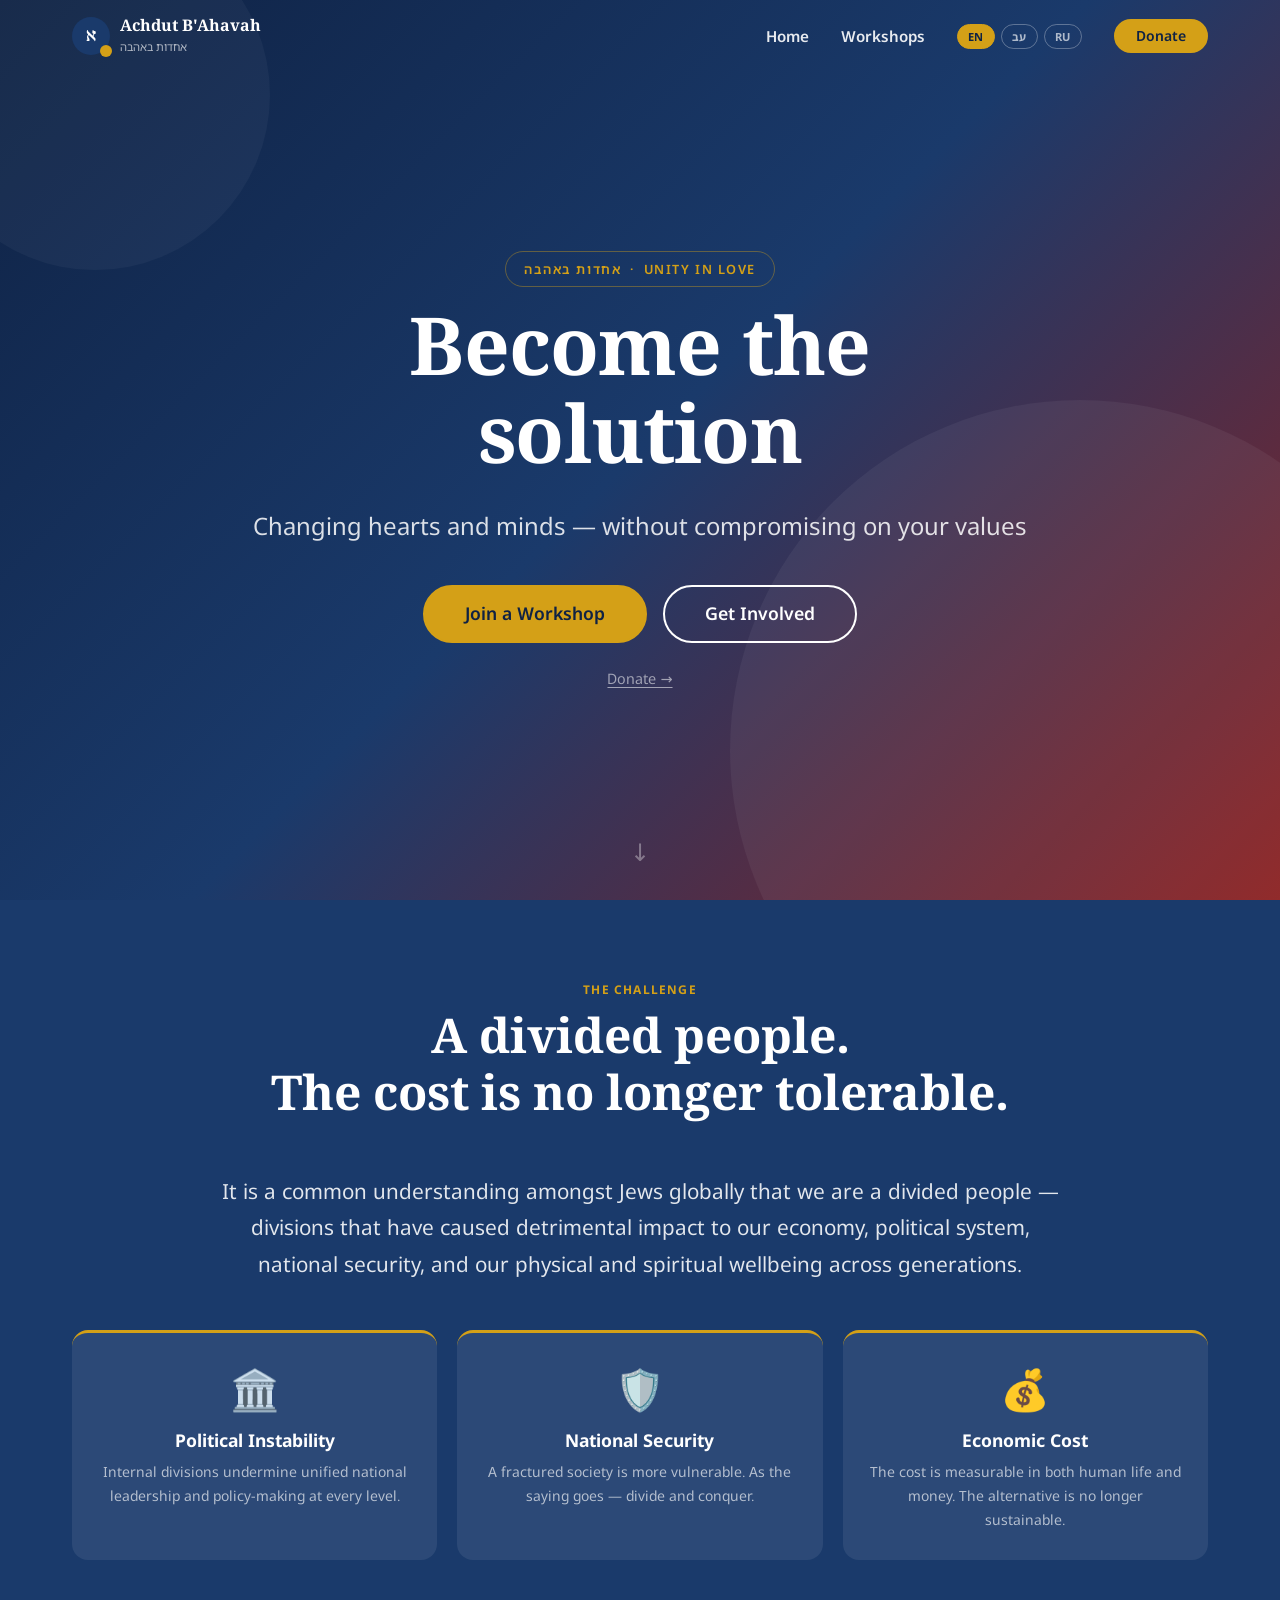
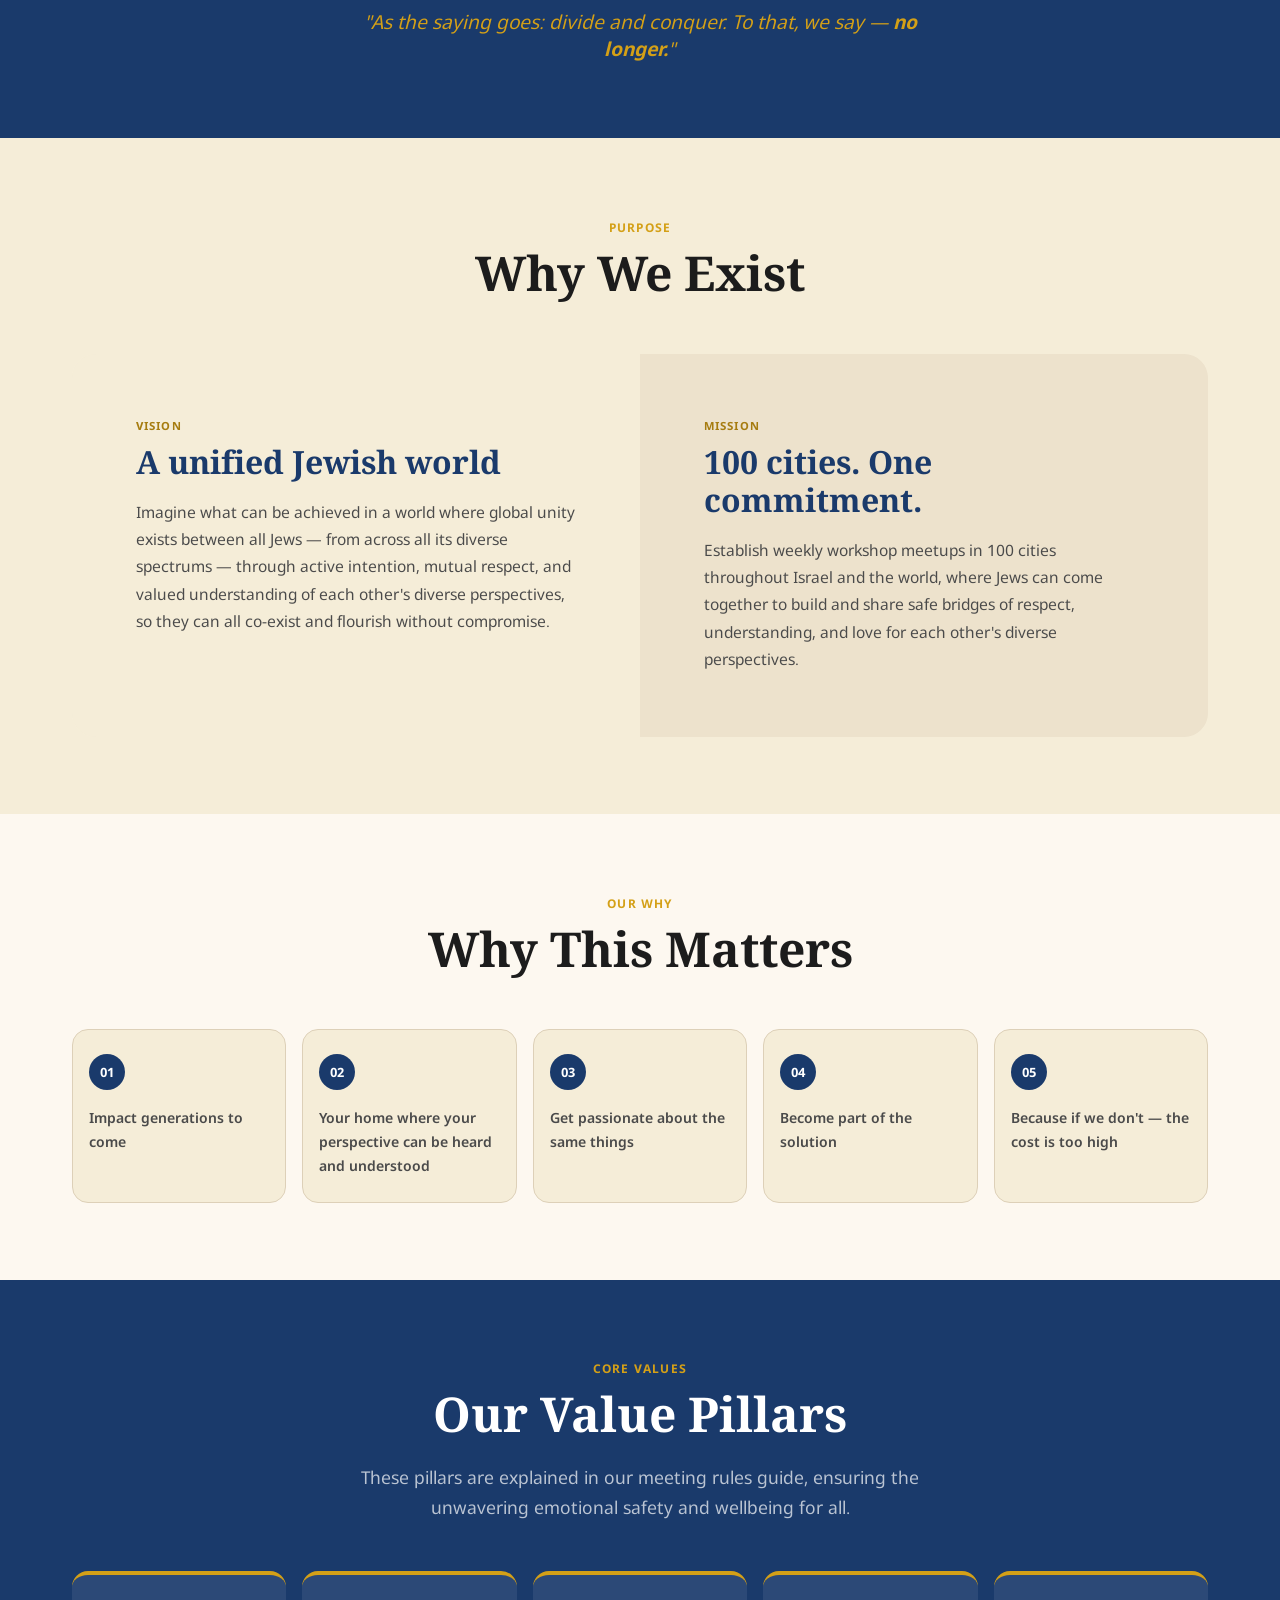
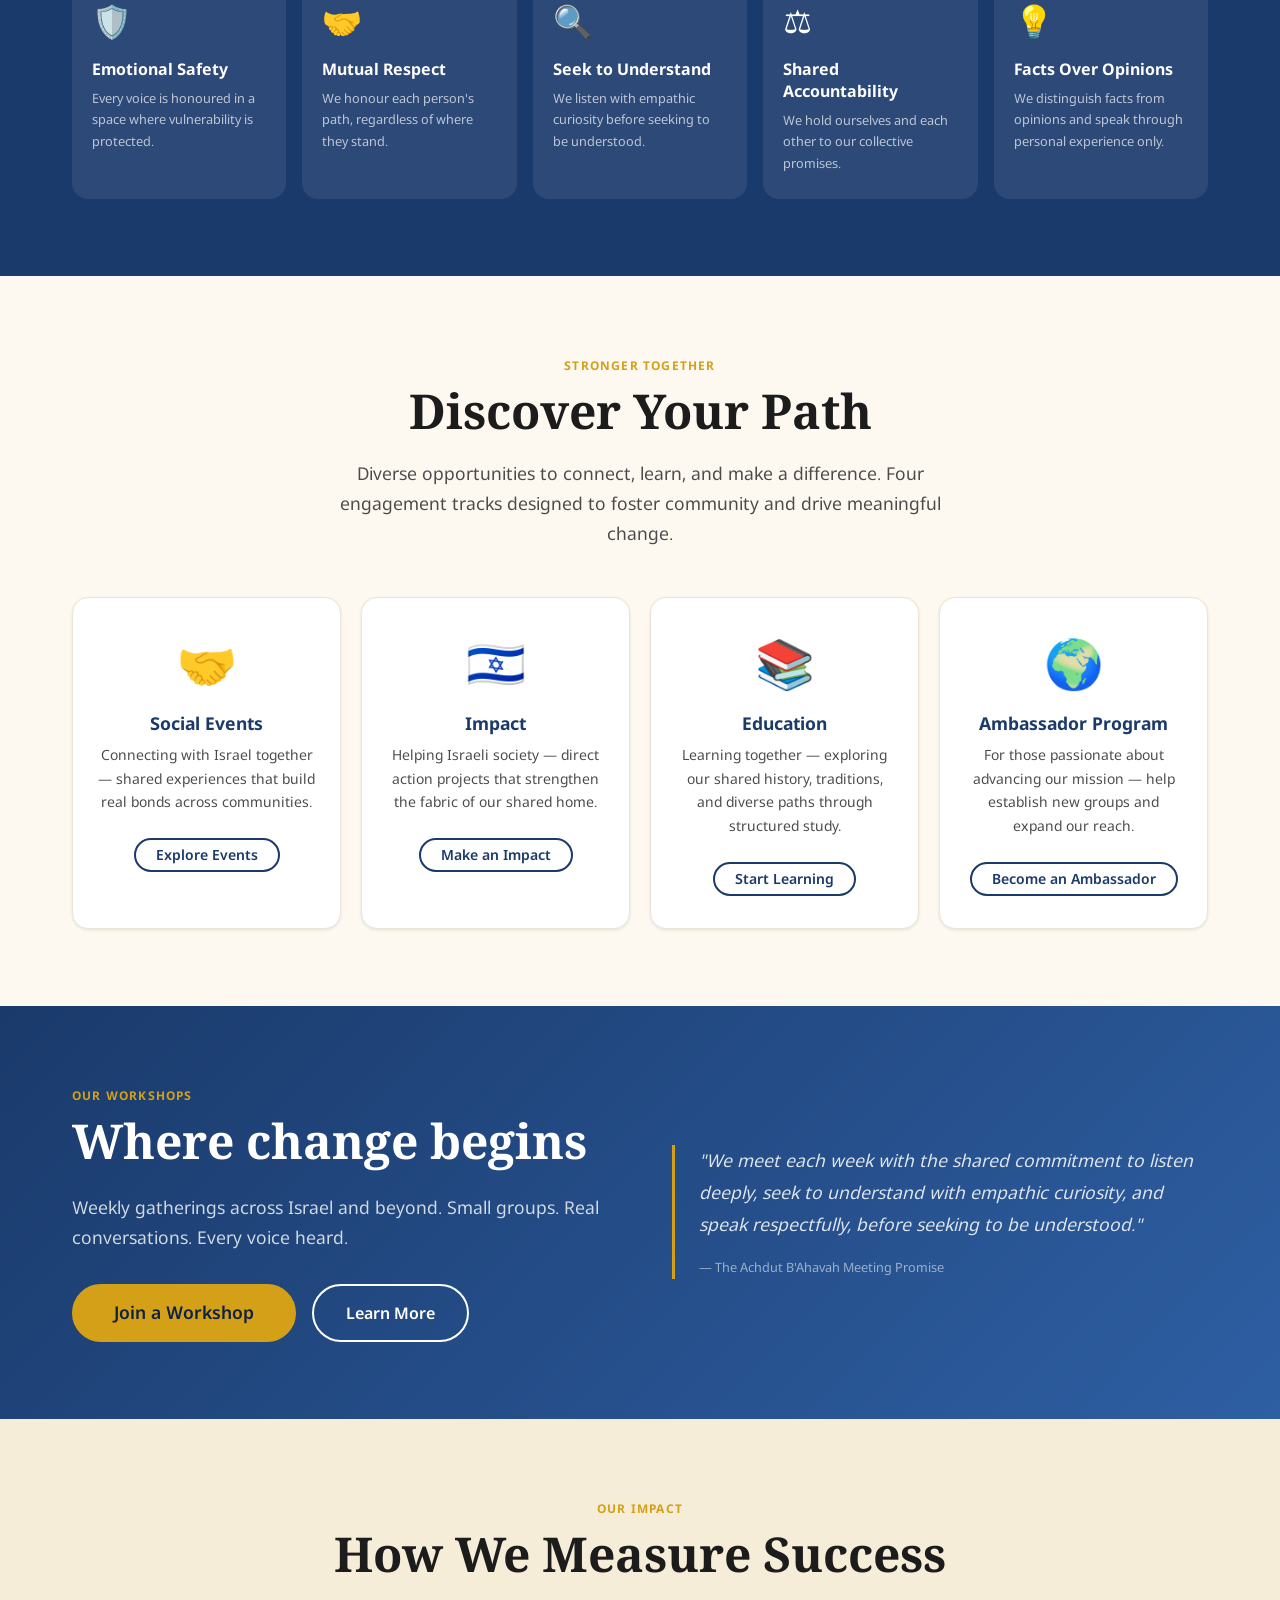
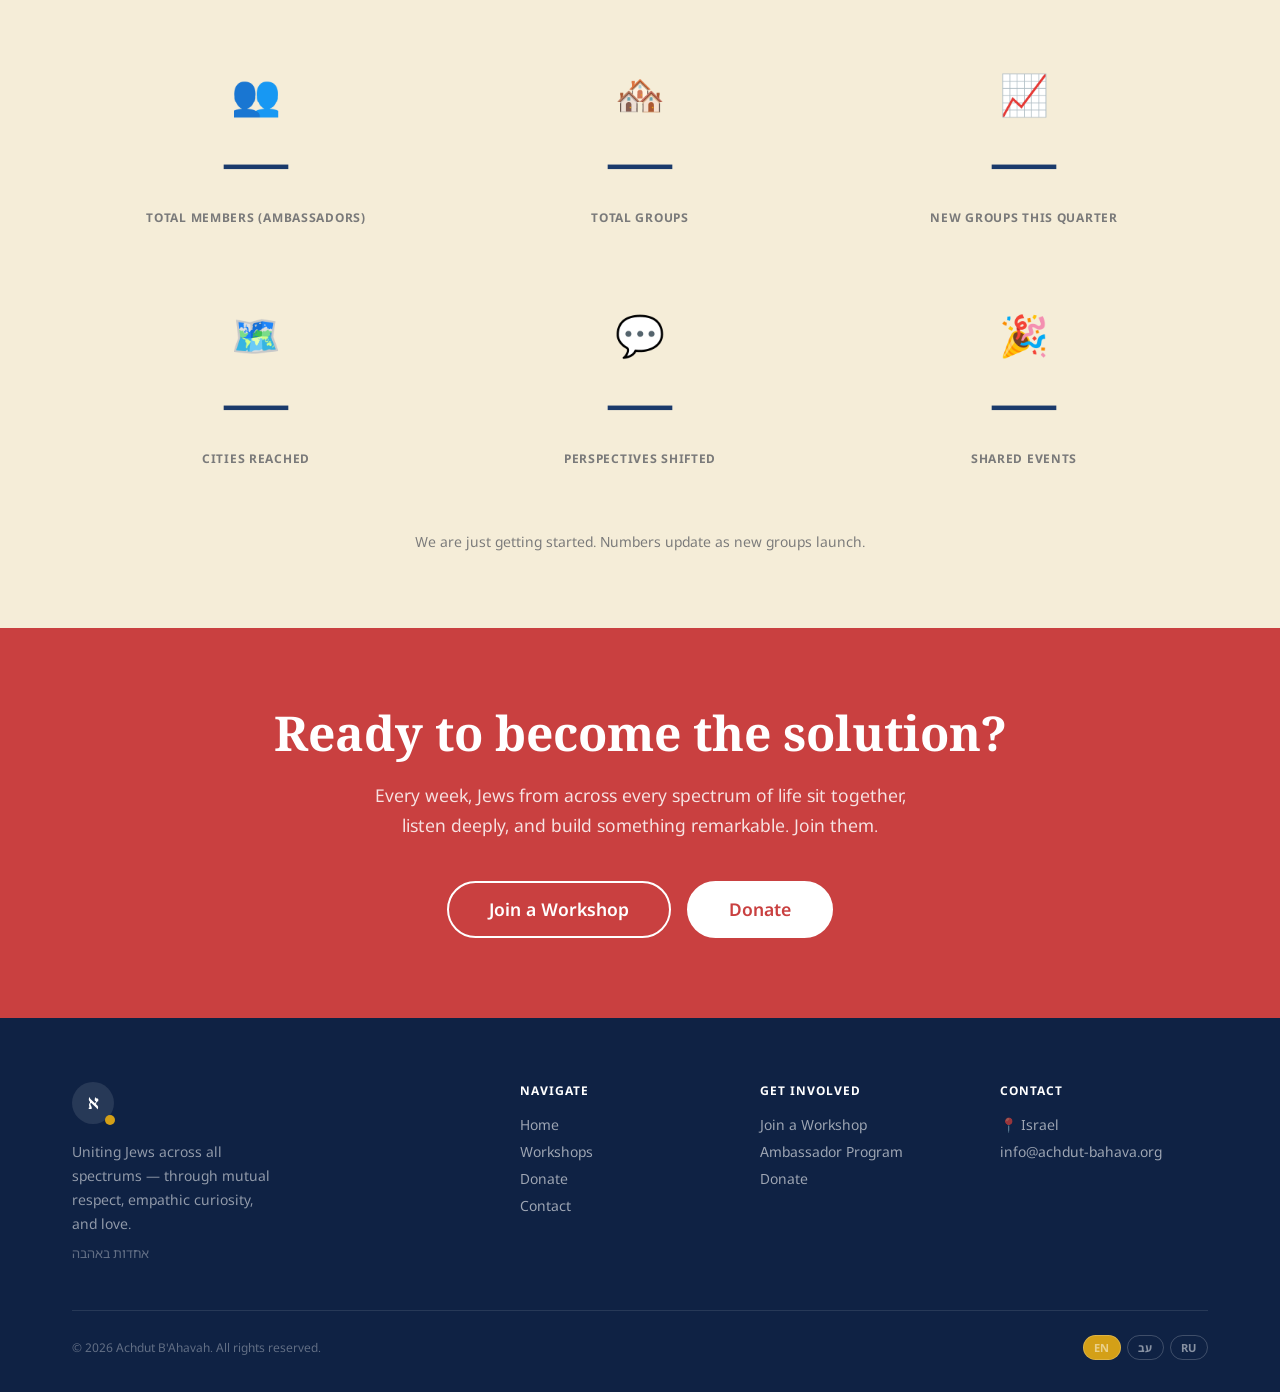
<file: docs/index.html>
<!DOCTYPE html>
<html dir="ltr" lang="en">
<head>
<meta charset="UTF-8">
<meta name="viewport" content="width=device-width, initial-scale=1.0">
<title>Achdut B'Ahavah — Become the Solution</title>
<link rel="preconnect" href="https://fonts.googleapis.com">
<link rel="preconnect" href="https://fonts.gstatic.com" crossorigin>
<link href="https://fonts.googleapis.com/css2?family=Noto+Sans:ital,wght@0,300;0,400;0,600;1,400&family=Noto+Sans+Hebrew:wght@300;400;600&family=Noto+Serif:ital,wght@0,600;0,700&family=Noto+Serif+Hebrew:wght@600;700&display=swap" rel="stylesheet">
<style>
  *, *::before, *::after { box-sizing: border-box; }
  * { margin: 0; padding: 0; }
  html { scroll-behavior: smooth; }
  body { font-family: 'Noto Sans Hebrew', 'Noto Sans', system-ui, sans-serif; font-size: 16px; color: #1C1C1C; background: #FDF8F0; -webkit-font-smoothing: antialiased; }
  img { display: block; max-width: 100%; }
  ul { list-style: none; }
  a { text-decoration: none; color: inherit; }
  button { cursor: pointer; background: none; border: none; font: inherit; }

  /* ── TOKENS ── */
  :root {
    --primary: #1A3A6B;
    --primary-light: #2E5FA3;
    --primary-dark: #0F2244;
    --accent: #D4A017;
    --accent-hover: #E8B830;
    --secondary: #C94040;
    --surface: #FDF8F0;
    --surface-alt: #F5EDD8;
    --surface-dark: #EDE2CC;
    --text: #1C1C1C;
    --text-2: #4A4A4A;
    --text-muted: #7A7A7A;
    --border: #DDD0B8;
    --shadow-sm: 0 1px 3px rgba(0,0,0,.10);
    --shadow-md: 0 4px 12px rgba(0,0,0,.12);
    --shadow-lg: 0 8px 24px rgba(0,0,0,.14);
    --radius: 8px;
    --radius-lg: 16px;
    --radius-xl: 24px;
    --radius-full: 9999px;
  }

  /* ── LAYOUT ── */
  .container { max-width: 1200px; margin: 0 auto; padding: 0 clamp(1rem, 4vw, 2rem); }
  .container--narrow { max-width: 800px; margin: 0 auto; padding: 0 clamp(1rem, 4vw, 2rem); }
  .section { padding: clamp(4rem, 6vw, 5rem) 0; }

  /* ── BUTTONS ── */
  .btn {
    display: inline-flex; align-items: center; justify-content: center; gap: 8px;
    padding: 14px 32px; font-family: inherit; font-size: 1rem; font-weight: 600;
    border-radius: var(--radius-full); border: 2px solid transparent;
    cursor: pointer; transition: all 150ms ease; white-space: nowrap; line-height: 1;
  }
  .btn:hover { transform: translateY(-1px); }
  .btn--primary { background: var(--accent); border-color: var(--accent); color: var(--primary-dark); }
  .btn--primary:hover { background: var(--accent-hover); box-shadow: var(--shadow-md); }
  .btn--secondary { background: transparent; border-color: white; color: white; }
  .btn--secondary:hover { background: rgba(255,255,255,.12); }
  .btn--outline { background: transparent; border-color: var(--primary); color: var(--primary); }
  .btn--outline:hover { background: var(--primary); color: white; }
  .btn--lg { padding: 18px 40px; font-size: 1.1rem; }
  .btn--sm { padding: 8px 20px; font-size: 0.875rem; }
  .btn--white { background: white; border-color: white; color: var(--secondary); }

  /* ── HEADER ── */
  .site-header {
    position: fixed; top: 0; left: 0; right: 0; height: 72px; z-index: 200;
    transition: background 250ms ease, box-shadow 250ms ease;
  }
  .site-header.transparent { background: transparent; }
  .site-header.solid { background: white; box-shadow: var(--shadow-sm); }
  .header-inner {
    display: flex; align-items: center; justify-content: space-between;
    height: 100%; max-width: 1200px; margin: 0 auto; padding: 0 clamp(1rem,4vw,2rem);
  }
  .logo { display: flex; align-items: center; gap: 10px; }
  .logo-mark {
    width: 38px; height: 38px; flex-shrink: 0;
    background: var(--primary); border-radius: 50%;
    display: flex; align-items: center; justify-content: center;
    font-family: 'Noto Serif Hebrew', serif; font-size: 17px; font-weight: 700; color: white;
    position: relative;
  }
  .logo-mark::after {
    content: ''; position: absolute; width: 12px; height: 12px;
    background: var(--accent); border-radius: 50%; bottom: -2px; right: -2px;
  }
  .logo-text { line-height: 1.2; }
  .logo-text strong { display: block; font-family: 'Noto Serif Hebrew','Noto Serif',serif; font-size: 1rem; font-weight: 700; color: white; }
  .logo-text span { font-size: 0.7rem; color: rgba(255,255,255,.65); font-weight: 400; }
  .solid .logo-text strong { color: var(--primary); }
  .solid .logo-text span { color: var(--text-muted); }

  .nav-list { display: flex; align-items: center; gap: 32px; list-style: none; }
  .nav-link { font-weight: 600; color: rgba(255,255,255,.9); font-size: 0.95rem; transition: color 150ms; }
  .nav-link:hover { color: var(--accent); }
  .solid .nav-link { color: var(--text); }
  .solid .nav-link:hover { color: var(--accent); }

  .lang-switch { display: flex; gap: 6px; }
  .lang-btn {
    padding: 4px 10px; font-size: 0.7rem; font-weight: 700; border-radius: var(--radius-full);
    border: 1px solid rgba(255,255,255,.3); color: rgba(255,255,255,.65);
    cursor: pointer; text-transform: uppercase; letter-spacing: .05em; transition: all 150ms;
  }
  .lang-btn:hover, .lang-btn.active { background: var(--accent); border-color: var(--accent); color: var(--primary-dark); }
  .solid .lang-btn { border-color: var(--border); color: var(--text-muted); }
  .solid .lang-btn:hover, .solid .lang-btn.active { background: var(--accent); border-color: var(--accent); color: var(--primary-dark); }

  .header-nav { display: flex; align-items: center; gap: 32px; }

  /* ── HERO ── */
  .hero {
    min-height: 100vh; display: flex; align-items: center;
    position: relative; overflow: hidden; padding: 120px 0 80px;
    background: linear-gradient(135deg, var(--primary-dark) 0%, var(--primary) 50%, #8B2020 100%);
  }
  .hero::before {
    content: ''; position: absolute; width: 700px; height: 700px;
    background: rgba(255,255,255,.05); border-radius: 50%;
    bottom: -200px; right: -150px;
  }
  .hero::after {
    content: ''; position: absolute; width: 350px; height: 350px;
    background: rgba(255,255,255,.04); border-radius: 50%;
    top: -80px; left: -80px;
  }
  .hero-content {
    position: relative; z-index: 1; text-align: center;
    max-width: 860px; margin: 0 auto; padding: 0 clamp(1rem,4vw,2rem);
  }
  .hero-eyebrow {
    display: inline-block; font-size: 0.8rem; font-weight: 600; letter-spacing: .12em;
    text-transform: uppercase; color: var(--accent); margin-bottom: 20px;
    padding: 8px 18px; border: 1px solid rgba(212,160,23,.4); border-radius: var(--radius-full);
  }
  .hero h1 {
    font-family: 'Noto Serif Hebrew','Noto Serif',serif;
    font-size: clamp(3rem, 7vw, 5rem); font-weight: 700; color: white;
    line-height: 1.1; margin-bottom: 24px; letter-spacing: -.01em;
  }
  .hero h2 {
    font-family: 'Noto Sans Hebrew','Noto Sans',sans-serif;
    font-size: clamp(1.1rem, 2.5vw, 1.5rem); font-weight: 400;
    color: rgba(255,255,255,.85); line-height: 1.6; max-width: 58ch;
    margin: 0 auto 40px; letter-spacing: 0;
  }
  .hero-ctas { display: flex; flex-wrap: wrap; gap: 16px; justify-content: center; margin-bottom: 24px; }
  .hero-donate { font-size: 0.9rem; color: rgba(255,255,255,.55); text-decoration: underline; text-underline-offset: 3px; }
  .hero-donate:hover { color: var(--accent); }
  .scroll-arrow {
    position: absolute; bottom: 32px; left: 50%; transform: translateX(-50%);
    color: rgba(255,255,255,.35); font-size: 1.5rem;
    animation: bounce 2s infinite;
  }
  @keyframes bounce { 0%,100%{transform:translateX(-50%) translateY(0)} 50%{transform:translateX(-50%) translateY(8px)} }

  /* ── SECTION HEADER ── */
  .section-header { margin-bottom: 48px; }
  .section-header.center { text-align: center; }
  .eyebrow {
    display: inline-block; font-size: 0.75rem; font-weight: 700; letter-spacing: .1em;
    text-transform: uppercase; color: var(--accent); margin-bottom: 12px;
  }
  .section-header h2 {
    font-family: 'Noto Serif Hebrew','Noto Serif',serif;
    font-size: clamp(1.875rem, 4vw, 3rem); font-weight: 700; line-height: 1.2;
    margin-bottom: 16px;
  }
  .section-header h2.white { color: white; }
  .section-header p { font-size: 1.1rem; color: var(--text-2); line-height: 1.7; max-width: 65ch; }
  .section-header.center p { margin: 0 auto; }

  /* ── PROBLEM ── */
  .problem { background: var(--primary); color: white; text-align: center; }
  .problem .section-header h2 { color: white; }
  .problem-lead {
    font-size: clamp(1.1rem, 2vw, 1.3rem); color: rgba(255,255,255,.88);
    line-height: 1.75; max-width: 72ch; margin: 0 auto 48px;
  }
  .impact-grid { display: grid; grid-template-columns: repeat(3,1fr); gap: 20px; margin-bottom: 48px; }
  .impact-card {
    background: rgba(255,255,255,.08); border-radius: var(--radius-lg);
    padding: 28px 24px; border-top: 3px solid var(--accent);
  }
  .impact-icon { font-size: 2.5rem; margin-bottom: 12px; display: block; }
  .impact-label { font-size: 1.1rem; font-weight: 700; color: white; margin-bottom: 8px; }
  .impact-desc { font-size: 0.875rem; color: rgba(255,255,255,.65); line-height: 1.7; }
  .problem-closing { font-size: 1.2rem; font-style: italic; color: var(--accent); max-width: 55ch; margin: 0 auto; }

  /* ── VISION / MISSION ── */
  .vm { background: var(--surface-alt); }
  .vm-grid { display: grid; grid-template-columns: 1fr 1fr; border-radius: var(--radius-xl); overflow: hidden; }
  .vm-box { padding: clamp(2rem,5vw,4rem); }
  .vm-vision { background: var(--surface-alt); }
  .vm-mission { background: var(--surface-dark); }
  .vm-sub { display: block; font-size: 0.7rem; font-weight: 700; text-transform: uppercase; letter-spacing: .1em; color: #A67C10; margin-bottom: 12px; }
  .vm-box h3 { font-family: 'Noto Serif Hebrew','Noto Serif',serif; font-size: clamp(1.5rem,3vw,2rem); color: var(--primary); margin-bottom: 16px; }
  .vm-box p { color: var(--text-2); line-height: 1.75; font-size: 0.975rem; }

  /* ── OUR WHY ── */
  .why { background: var(--surface); }
  .why-grid { display: grid; grid-template-columns: repeat(5,1fr); gap: 16px; }
  .why-card {
    padding: 24px 16px; background: var(--surface-alt); border-radius: var(--radius-lg);
    border: 1px solid var(--border); transition: all 200ms;
  }
  .why-card:hover { border-color: var(--accent); background: white; transform: translateY(-4px); box-shadow: var(--shadow-md); }
  .why-num {
    display: inline-flex; align-items: center; justify-content: center;
    width: 36px; height: 36px; background: var(--primary); color: white;
    border-radius: 50%; font-weight: 700; font-size: 0.8rem; margin-bottom: 16px;
  }
  .why-text { font-size: 0.875rem; color: var(--text-2); line-height: 1.7; font-weight: 600; }

  /* ── VALUES ── */
  .values { background: var(--primary); color: white; }
  .values .eyebrow { color: var(--accent); }
  .values-grid { display: grid; grid-template-columns: repeat(5,1fr); gap: 16px; }
  .pillar {
    background: rgba(255,255,255,.08); border-radius: var(--radius-lg);
    padding: 24px 20px; border-top: 4px solid var(--accent);
    transition: background 200ms;
  }
  .pillar:hover { background: rgba(255,255,255,.13); }
  .pillar-icon { font-size: 2rem; margin-bottom: 16px; display: block; }
  .pillar-title { font-size: 1rem; font-weight: 700; color: white; margin-bottom: 8px; }
  .pillar-text { font-size: 0.8rem; color: rgba(255,255,255,.7); line-height: 1.7; }

  /* ── TRACKS ── */
  .tracks { background: var(--surface); }
  .tracks-grid { display: grid; grid-template-columns: repeat(4,1fr); gap: 20px; }
  .track-card {
    background: white; border-radius: var(--radius-lg); padding: 32px 24px;
    text-align: center; border: 1px solid #EDE6D6; box-shadow: var(--shadow-sm);
    transition: all 200ms;
  }
  .track-card:hover { box-shadow: var(--shadow-lg); transform: translateY(-4px); border-color: var(--accent); }
  .track-icon { font-size: 3rem; margin-bottom: 16px; display: block; }
  .track-title { font-size: 1.1rem; font-weight: 700; color: var(--primary); margin-bottom: 8px; }
  .track-text { font-size: 0.875rem; color: var(--text-2); line-height: 1.7; margin-bottom: 24px; }

  /* ── WORKSHOPS TEASER ── */
  .ws-teaser {
    background: linear-gradient(135deg, var(--primary) 0%, var(--primary-light) 100%);
    color: white;
  }
  .ws-inner { display: grid; grid-template-columns: 1fr 1fr; gap: 64px; align-items: center; }
  .ws-eyebrow { color: var(--accent); }
  .ws-inner h2 { font-family: 'Noto Serif Hebrew','Noto Serif',serif; font-size: clamp(2rem,4vw,3rem); font-weight: 700; color: white; margin-bottom: 20px; }
  .ws-inner p { color: rgba(255,255,255,.8); font-size: 1.1rem; line-height: 1.7; margin-bottom: 32px; }
  .ws-ctas { display: flex; gap: 16px; flex-wrap: wrap; }
  .ws-quote {
    font-size: 1.1rem; font-style: italic; color: rgba(255,255,255,.85); line-height: 1.8;
    padding-left: 24px; border-left: 3px solid var(--accent);
  }
  .ws-quote footer { margin-top: 16px; font-size: 0.8rem; color: rgba(255,255,255,.55); font-style: normal; }

  /* ── METRICS ── */
  .metrics { background: var(--surface-alt); }
  .metrics-grid { display: grid; grid-template-columns: repeat(3,1fr); gap: 16px; }
  .metric { text-align: center; padding: 32px 24px; }
  .metric-icon { font-size: 2.5rem; display: block; margin-bottom: 12px; }
  .metric-num {
    font-family: 'Noto Serif Hebrew','Noto Serif',serif;
    font-size: clamp(2.5rem, 5vw, 4rem); font-weight: 700; color: var(--primary);
    line-height: 1; display: block; margin-bottom: 8px;
  }
  .metric-label { font-size: 0.75rem; font-weight: 700; text-transform: uppercase; letter-spacing: .06em; color: var(--text-muted); }

  /* ── CTA BANNER ── */
  .cta-banner { background: var(--secondary); color: white; text-align: center; padding: 80px 0; }
  .cta-banner h2 { font-family: 'Noto Serif Hebrew','Noto Serif',serif; font-size: clamp(2rem,4vw,3rem); color: white; margin-bottom: 16px; }
  .cta-banner p { font-size: 1.1rem; color: rgba(255,255,255,.85); max-width: 55ch; margin: 0 auto 40px; line-height: 1.7; }
  .cta-btns { display: flex; gap: 16px; justify-content: center; flex-wrap: wrap; }

  /* ── FOOTER ── */
  .site-footer { background: var(--primary-dark); color: rgba(255,255,255,.75); padding: 64px 0 32px; }
  .footer-grid { display: grid; grid-template-columns: 2fr 1fr 1fr 1fr; gap: 32px; margin-bottom: 48px; }
  .footer-logo-mark {
    width: 42px; height: 42px; background: rgba(255,255,255,.1); border-radius: 50%;
    display: flex; align-items: center; justify-content: center;
    font-family: 'Noto Serif Hebrew',serif; font-size: 18px; color: white; font-weight: 700;
    margin-bottom: 16px; position: relative;
  }
  .footer-logo-mark::after {
    content: ''; position: absolute; width: 10px; height: 10px;
    background: var(--accent); border-radius: 50%; bottom: -1px; right: -1px;
  }
  .footer-tagline { font-size: 0.875rem; color: rgba(255,255,255,.55); line-height: 1.7; max-width: 26ch; }
  .footer-col-title { font-size: 0.75rem; font-weight: 700; text-transform: uppercase; letter-spacing: .08em; color: white; margin-bottom: 16px; }
  .footer-links { display: flex; flex-direction: column; gap: 8px; }
  .footer-links a { font-size: 0.875rem; color: rgba(255,255,255,.6); transition: color 150ms; }
  .footer-links a:hover { color: var(--accent); }
  .footer-bottom { border-top: 1px solid rgba(255,255,255,.1); padding-top: 24px; display: flex; justify-content: space-between; align-items: center; flex-wrap: wrap; gap: 16px; }
  .footer-copy { font-size: 0.75rem; color: rgba(255,255,255,.35); }

  /* ── RESPONSIVE ── */
  @media (max-width: 1024px) {
    .why-grid, .values-grid { grid-template-columns: repeat(3,1fr); }
    .tracks-grid { grid-template-columns: repeat(2,1fr); }
    .metrics-grid { grid-template-columns: repeat(3,1fr); }
    .footer-grid { grid-template-columns: 1fr 1fr; }
  }
  @media (max-width: 768px) {
    .impact-grid, .vm-grid, .ws-inner { grid-template-columns: 1fr; }
    .why-grid { grid-template-columns: 1fr 1fr; }
    .values-grid { grid-template-columns: 1fr 1fr; }
    .hero-ctas { flex-direction: column; align-items: center; }
    .hero-ctas .btn { width: 100%; max-width: 320px; }
    .header-nav { gap: 16px; }
    .nav-list { display: none; }
  }
  @media (max-width: 480px) {
    .why-grid, .values-grid, .tracks-grid { grid-template-columns: 1fr; }
    .footer-grid { grid-template-columns: 1fr; }
  }
</style>
</head>
<body>

<!-- ── HEADER ── -->
<header class="site-header transparent" id="hdr">
  <div class="header-inner">
    <a href="index.html" class="logo">
      <div class="logo-mark">א</div>
      <div class="logo-text">
        <strong>Achdut B'Ahavah</strong>
        <span>אחדות באהבה</span>
      </div>
    </a>
    <div class="header-nav">
      <ul class="nav-list">
        <li><a href="index.html" class="nav-link">Home</a></li>
        <li><a href="workshops.html" class="nav-link">Workshops</a></li>
      </ul>
      <div class="lang-switch">
        <button class="lang-btn active">EN</button>
        <button class="lang-btn">עב</button>
        <button class="lang-btn">RU</button>
      </div>
      <a href="#" class="btn btn--primary btn--sm">Donate</a>
    </div>
  </div>
</header>

<!-- ── HERO ── -->
<section class="hero" id="hero">
  <div class="hero-content">
    <span class="hero-eyebrow">אחדות באהבה &nbsp;·&nbsp; Unity in Love</span>
    <h1>Become the solution</h1>
    <h2>Changing hearts and minds — without compromising on your values</h2>
    <div class="hero-ctas">
      <a href="workshops.html" class="btn btn--primary btn--lg">Join a Workshop</a>
      <a href="#tracks" class="btn btn--secondary btn--lg">Get Involved</a>
    </div>
    <a href="#" class="hero-donate">Donate →</a>
  </div>
  <div class="scroll-arrow">↓</div>
</section>

<!-- ── PROBLEM ── -->
<section class="problem section" id="problem">
  <div class="container">
    <div class="section-header center">
      <span class="eyebrow">The Challenge</span>
      <h2 class="white">A divided people.<br>The cost is no longer tolerable.</h2>
    </div>
    <p class="problem-lead">
      It is a common understanding amongst Jews globally that we are a divided people — divisions that have caused detrimental impact to our economy, political system, national security, and our physical and spiritual wellbeing across generations.
    </p>
    <div class="impact-grid">
      <div class="impact-card">
        <span class="impact-icon">🏛️</span>
        <div class="impact-label">Political Instability</div>
        <p class="impact-desc">Internal divisions undermine unified national leadership and policy-making at every level.</p>
      </div>
      <div class="impact-card">
        <span class="impact-icon">🛡️</span>
        <div class="impact-label">National Security</div>
        <p class="impact-desc">A fractured society is more vulnerable. As the saying goes — divide and conquer.</p>
      </div>
      <div class="impact-card">
        <span class="impact-icon">💰</span>
        <div class="impact-label">Economic Cost</div>
        <p class="impact-desc">The cost is measurable in both human life and money. The alternative is no longer sustainable.</p>
      </div>
    </div>
    <p class="problem-closing">"As the saying goes: divide and conquer. To that, we say — <strong>no longer.</strong>"</p>
  </div>
</section>

<!-- ── VISION / MISSION ── -->
<section class="vm section" id="vision">
  <div class="container">
    <div class="section-header center">
      <span class="eyebrow">Purpose</span>
      <h2>Why We Exist</h2>
    </div>
    <div class="vm-grid">
      <div class="vm-box vm-vision">
        <span class="vm-sub">Vision</span>
        <h3>A unified Jewish world</h3>
        <p>Imagine what can be achieved in a world where global unity exists between all Jews — from across all its diverse spectrums — through active intention, mutual respect, and valued understanding of each other's diverse perspectives, so they can all co-exist and flourish without compromise.</p>
      </div>
      <div class="vm-box vm-mission">
        <span class="vm-sub">Mission</span>
        <h3>100 cities. One commitment.</h3>
        <p>Establish weekly workshop meetups in 100 cities throughout Israel and the world, where Jews can come together to build and share safe bridges of respect, understanding, and love for each other's diverse perspectives.</p>
      </div>
    </div>
  </div>
</section>

<!-- ── OUR WHY ── -->
<section class="why section" id="why">
  <div class="container">
    <div class="section-header center">
      <span class="eyebrow">Our Why</span>
      <h2>Why This Matters</h2>
    </div>
    <div class="why-grid">
      <div class="why-card">
        <div class="why-num">01</div>
        <p class="why-text">Impact generations to come</p>
      </div>
      <div class="why-card">
        <div class="why-num">02</div>
        <p class="why-text">Your home where your perspective can be heard and understood</p>
      </div>
      <div class="why-card">
        <div class="why-num">03</div>
        <p class="why-text">Get passionate about the same things</p>
      </div>
      <div class="why-card">
        <div class="why-num">04</div>
        <p class="why-text">Become part of the solution</p>
      </div>
      <div class="why-card">
        <div class="why-num">05</div>
        <p class="why-text">Because if we don't — the cost is too high</p>
      </div>
    </div>
  </div>
</section>

<!-- ── VALUES ── -->
<section class="values section" id="values">
  <div class="container">
    <div class="section-header center">
      <span class="eyebrow" style="color:var(--accent)">Core Values</span>
      <h2 class="white">Our Value Pillars</h2>
      <p style="color:rgba(255,255,255,.7);margin:0 auto;">These pillars are explained in our meeting rules guide, ensuring the unwavering emotional safety and wellbeing for all.</p>
    </div>
    <div class="values-grid">
      <div class="pillar">
        <span class="pillar-icon">🛡️</span>
        <div class="pillar-title">Emotional Safety</div>
        <p class="pillar-text">Every voice is honoured in a space where vulnerability is protected.</p>
      </div>
      <div class="pillar">
        <span class="pillar-icon">🤝</span>
        <div class="pillar-title">Mutual Respect</div>
        <p class="pillar-text">We honour each person's path, regardless of where they stand.</p>
      </div>
      <div class="pillar">
        <span class="pillar-icon">🔍</span>
        <div class="pillar-title">Seek to Understand</div>
        <p class="pillar-text">We listen with empathic curiosity before seeking to be understood.</p>
      </div>
      <div class="pillar">
        <span class="pillar-icon">⚖️</span>
        <div class="pillar-title">Shared Accountability</div>
        <p class="pillar-text">We hold ourselves and each other to our collective promises.</p>
      </div>
      <div class="pillar">
        <span class="pillar-icon">💡</span>
        <div class="pillar-title">Facts Over Opinions</div>
        <p class="pillar-text">We distinguish facts from opinions and speak through personal experience only.</p>
      </div>
    </div>
  </div>
</section>

<!-- ── TRACKS ── -->
<section class="tracks section" id="tracks">
  <div class="container">
    <div class="section-header center">
      <span class="eyebrow">Stronger Together</span>
      <h2>Discover Your Path</h2>
      <p>Diverse opportunities to connect, learn, and make a difference. Four engagement tracks designed to foster community and drive meaningful change.</p>
    </div>
    <div class="tracks-grid">
      <div class="track-card">
        <span class="track-icon">🤝</span>
        <div class="track-title">Social Events</div>
        <p class="track-text">Connecting with Israel together — shared experiences that build real bonds across communities.</p>
        <a href="#" class="btn btn--outline btn--sm">Explore Events</a>
      </div>
      <div class="track-card">
        <span class="track-icon">🇮🇱</span>
        <div class="track-title">Impact</div>
        <p class="track-text">Helping Israeli society — direct action projects that strengthen the fabric of our shared home.</p>
        <a href="#" class="btn btn--outline btn--sm">Make an Impact</a>
      </div>
      <div class="track-card">
        <span class="track-icon">📚</span>
        <div class="track-title">Education</div>
        <p class="track-text">Learning together — exploring our shared history, traditions, and diverse paths through structured study.</p>
        <a href="#" class="btn btn--outline btn--sm">Start Learning</a>
      </div>
      <div class="track-card">
        <span class="track-icon">🌍</span>
        <div class="track-title">Ambassador Program</div>
        <p class="track-text">For those passionate about advancing our mission — help establish new groups and expand our reach.</p>
        <a href="workshops.html" class="btn btn--outline btn--sm">Become an Ambassador</a>
      </div>
    </div>
  </div>
</section>

<!-- ── WORKSHOPS TEASER ── -->
<section class="ws-teaser section">
  <div class="container">
    <div class="ws-inner">
      <div>
        <span class="eyebrow ws-eyebrow">Our Workshops</span>
        <h2>Where change begins</h2>
        <p>Weekly gatherings across Israel and beyond. Small groups. Real conversations. Every voice heard.</p>
        <div class="ws-ctas">
          <a href="workshops.html" class="btn btn--primary btn--lg">Join a Workshop</a>
          <a href="workshops.html" class="btn btn--secondary">Learn More</a>
        </div>
      </div>
      <blockquote class="ws-quote">
        "We meet each week with the shared commitment to listen deeply, seek to understand with empathic curiosity, and speak respectfully, before seeking to be understood."
        <footer>— The Achdut B'Ahavah Meeting Promise</footer>
      </blockquote>
    </div>
  </div>
</section>

<!-- ── METRICS ── -->
<section class="metrics section">
  <div class="container">
    <div class="section-header center">
      <span class="eyebrow">Our Impact</span>
      <h2>How We Measure Success</h2>
    </div>
    <div class="metrics-grid">
      <div class="metric">
        <span class="metric-icon">👥</span>
        <span class="metric-num">—</span>
        <span class="metric-label">Total Members (Ambassadors)</span>
      </div>
      <div class="metric">
        <span class="metric-icon">🏘️</span>
        <span class="metric-num">—</span>
        <span class="metric-label">Total Groups</span>
      </div>
      <div class="metric">
        <span class="metric-icon">📈</span>
        <span class="metric-num">—</span>
        <span class="metric-label">New Groups This Quarter</span>
      </div>
      <div class="metric">
        <span class="metric-icon">🗺️</span>
        <span class="metric-num">—</span>
        <span class="metric-label">Cities Reached</span>
      </div>
      <div class="metric">
        <span class="metric-icon">💬</span>
        <span class="metric-num">—</span>
        <span class="metric-label">Perspectives Shifted</span>
      </div>
      <div class="metric">
        <span class="metric-icon">🎉</span>
        <span class="metric-num">—</span>
        <span class="metric-label">Shared Events</span>
      </div>
    </div>
    <p style="text-align:center;color:var(--text-muted);font-size:.875rem;margin-top:32px;">We are just getting started. Numbers update as new groups launch.</p>
  </div>
</section>

<!-- ── CTA BANNER ── -->
<section class="cta-banner">
  <div class="container">
    <h2>Ready to become the solution?</h2>
    <p>Every week, Jews from across every spectrum of life sit together, listen deeply, and build something remarkable. Join them.</p>
    <div class="cta-btns">
      <a href="workshops.html" class="btn btn--secondary btn--lg" style="border-color:white;color:white">Join a Workshop</a>
      <a href="#" class="btn btn--white btn--lg">Donate</a>
    </div>
  </div>
</section>

<!-- ── FOOTER ── -->
<footer class="site-footer">
  <div class="container">
    <div class="footer-grid">
      <div>
        <div class="footer-logo-mark">א</div>
        <p class="footer-tagline">Uniting Jews across all spectrums — through mutual respect, empathic curiosity, and love.</p>
        <p style="font-size:.8rem;color:rgba(255,255,255,.35);margin-top:8px;">אחדות באהבה</p>
      </div>
      <div>
        <div class="footer-col-title">Navigate</div>
        <div class="footer-links">
          <a href="index.html">Home</a>
          <a href="workshops.html">Workshops</a>
          <a href="#">Donate</a>
          <a href="#">Contact</a>
        </div>
      </div>
      <div>
        <div class="footer-col-title">Get Involved</div>
        <div class="footer-links">
          <a href="workshops.html">Join a Workshop</a>
          <a href="#tracks">Ambassador Program</a>
          <a href="#">Donate</a>
        </div>
      </div>
      <div>
        <div class="footer-col-title">Contact</div>
        <div class="footer-links">
          <a href="#">📍 Israel</a>
          <a href="mailto:info@achdut-bahava.org">info@achdut-bahava.org</a>
        </div>
      </div>
    </div>
    <div class="footer-bottom">
      <p class="footer-copy">© 2026 Achdut B'Ahavah. All rights reserved.</p>
      <div class="lang-switch">
        <button class="lang-btn active" style="border-color:rgba(255,255,255,.2);color:rgba(255,255,255,.5)">EN</button>
        <button class="lang-btn" style="border-color:rgba(255,255,255,.2);color:rgba(255,255,255,.5)">עב</button>
        <button class="lang-btn" style="border-color:rgba(255,255,255,.2);color:rgba(255,255,255,.5)">RU</button>
      </div>
    </div>
  </div>
</footer>

<script>
  const hdr = document.getElementById('hdr');
  window.addEventListener('scroll', () => {
    if (window.scrollY > 60) { hdr.classList.remove('transparent'); hdr.classList.add('solid'); }
    else { hdr.classList.add('transparent'); hdr.classList.remove('solid'); }
  }, {passive:true});
</script>
</body>
</html>
</file>
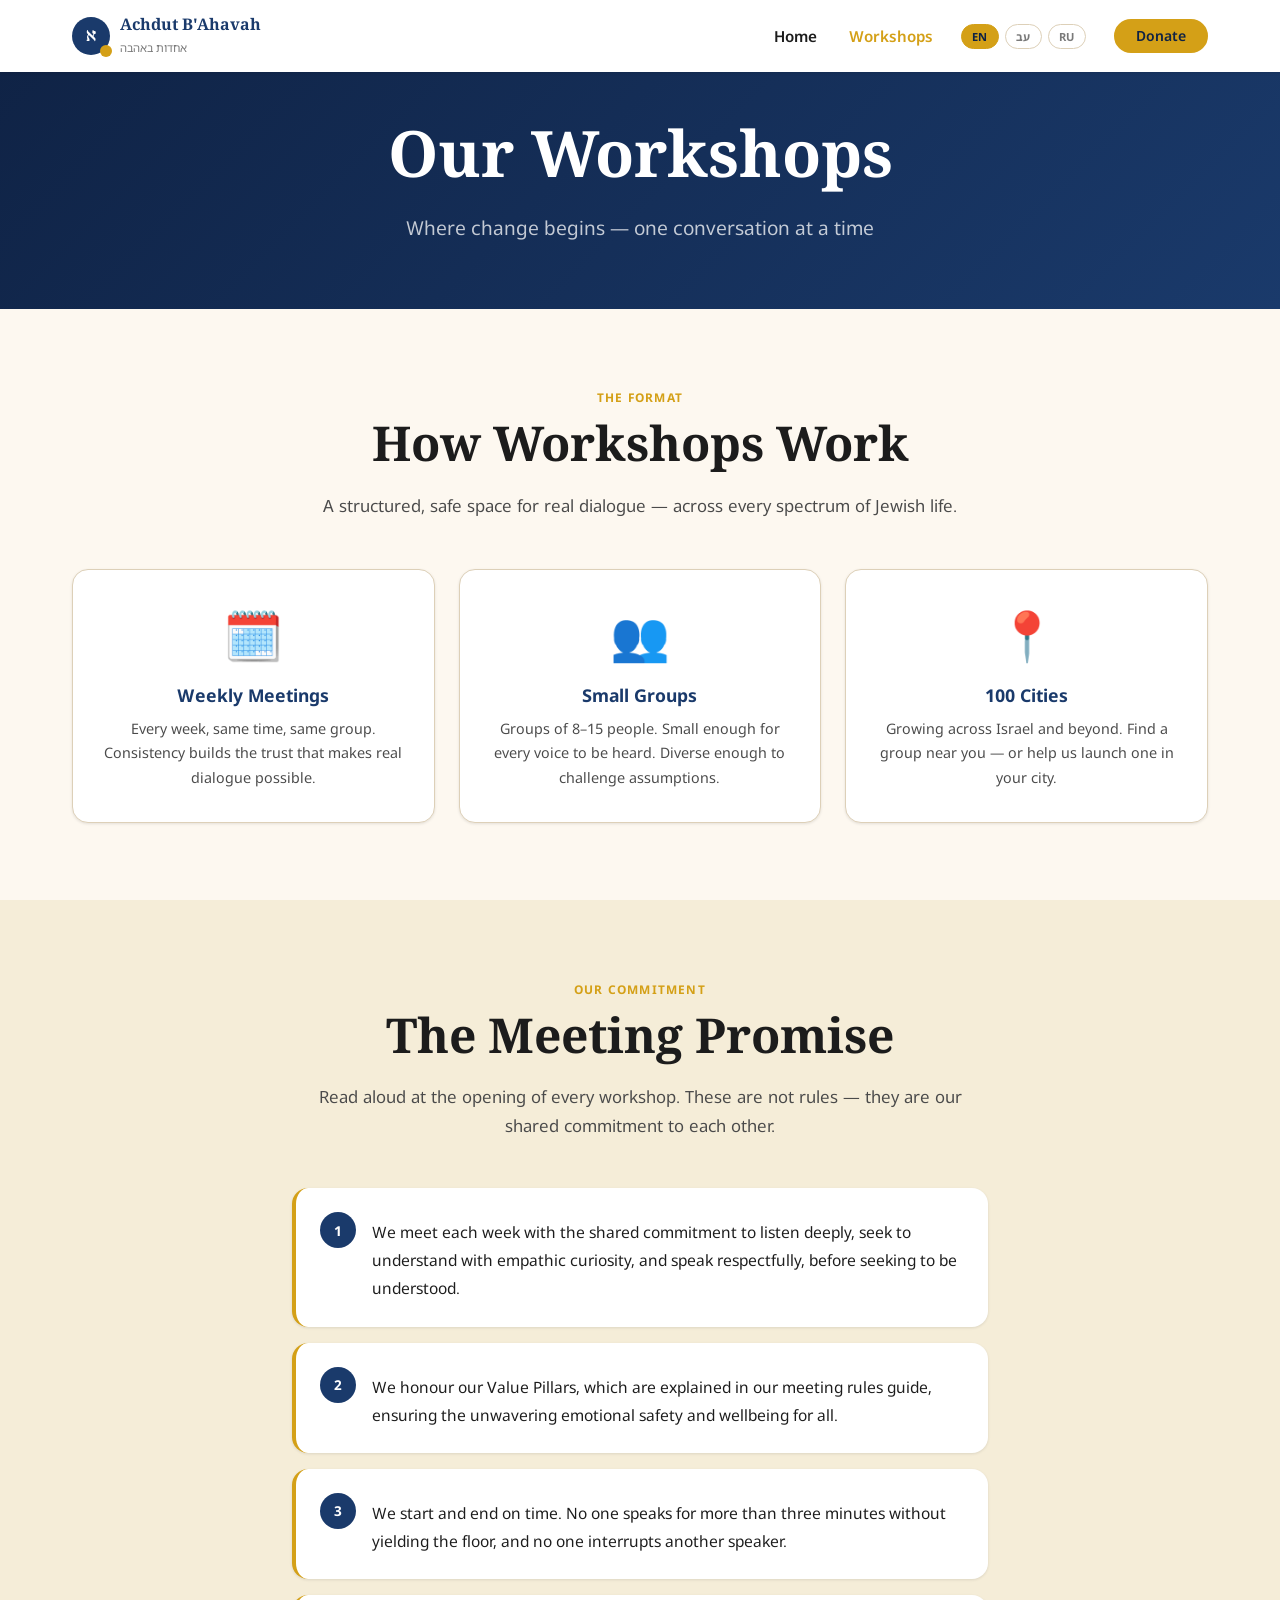
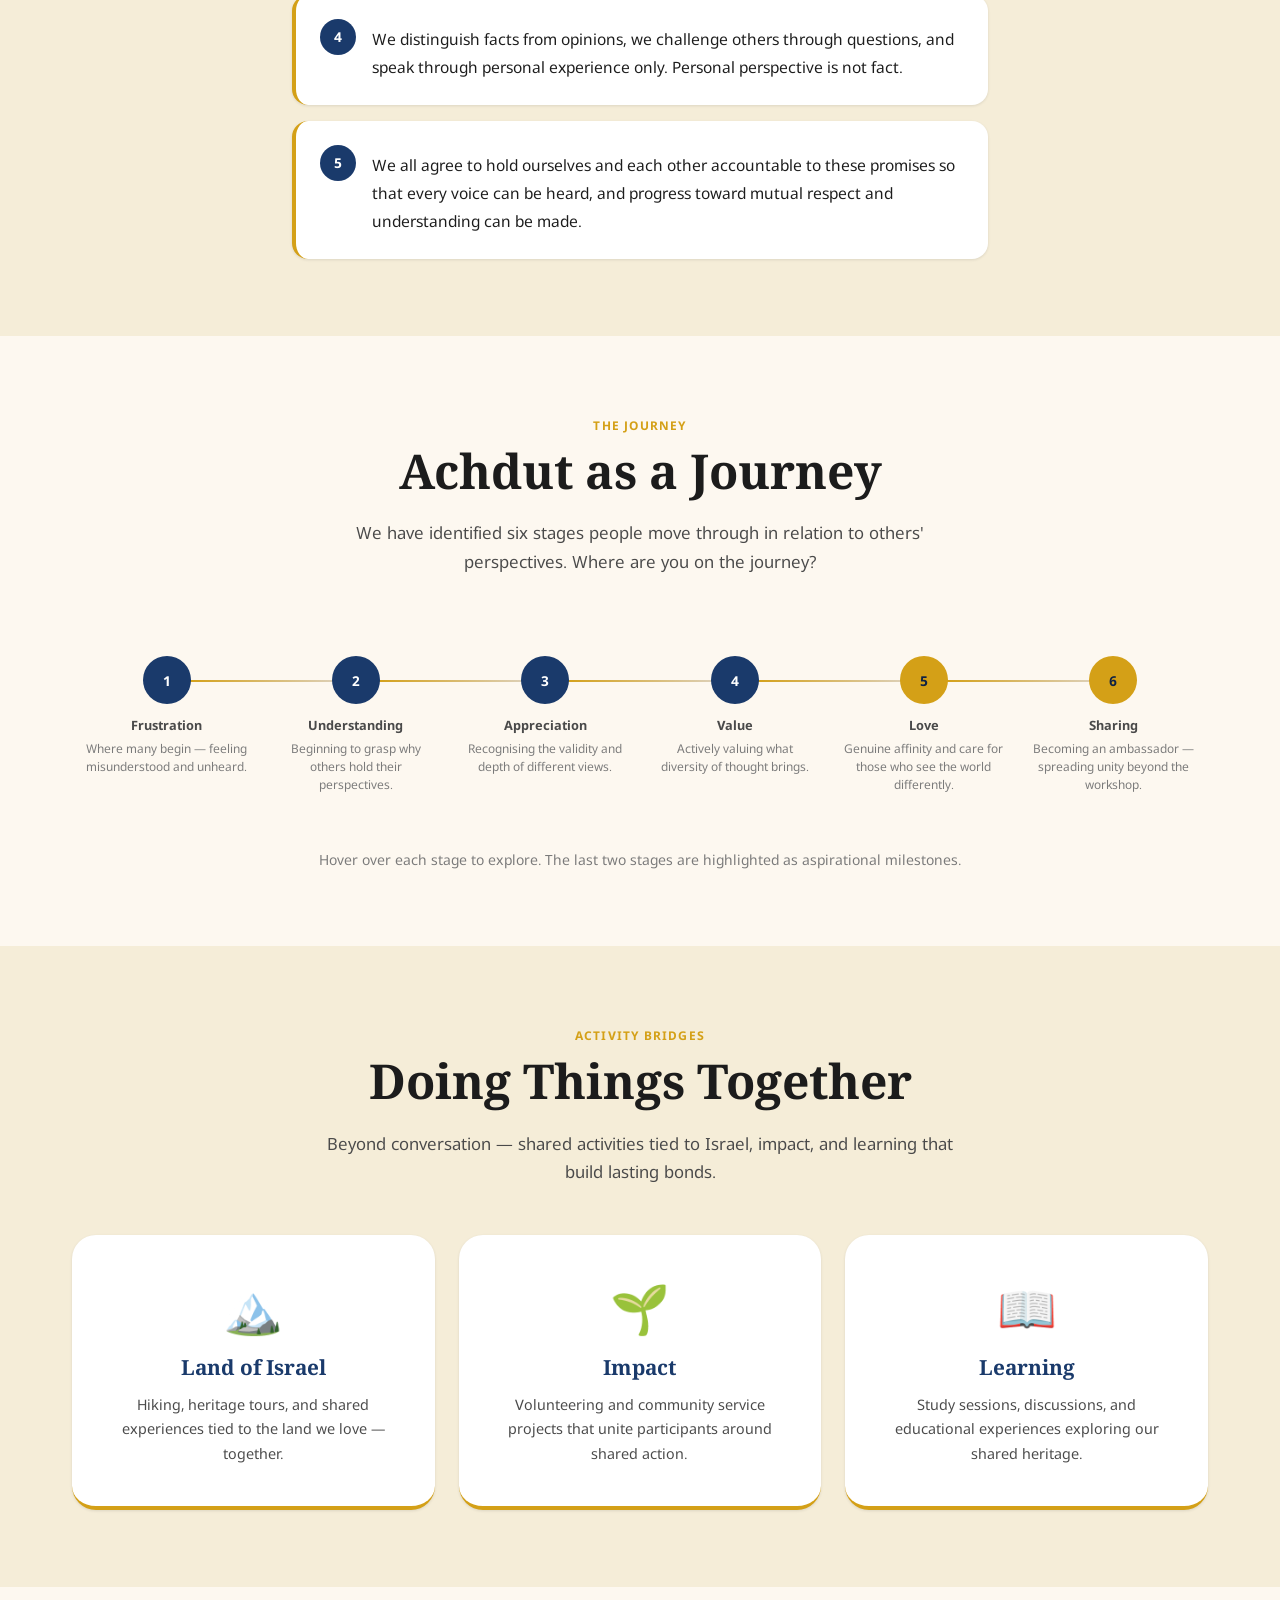
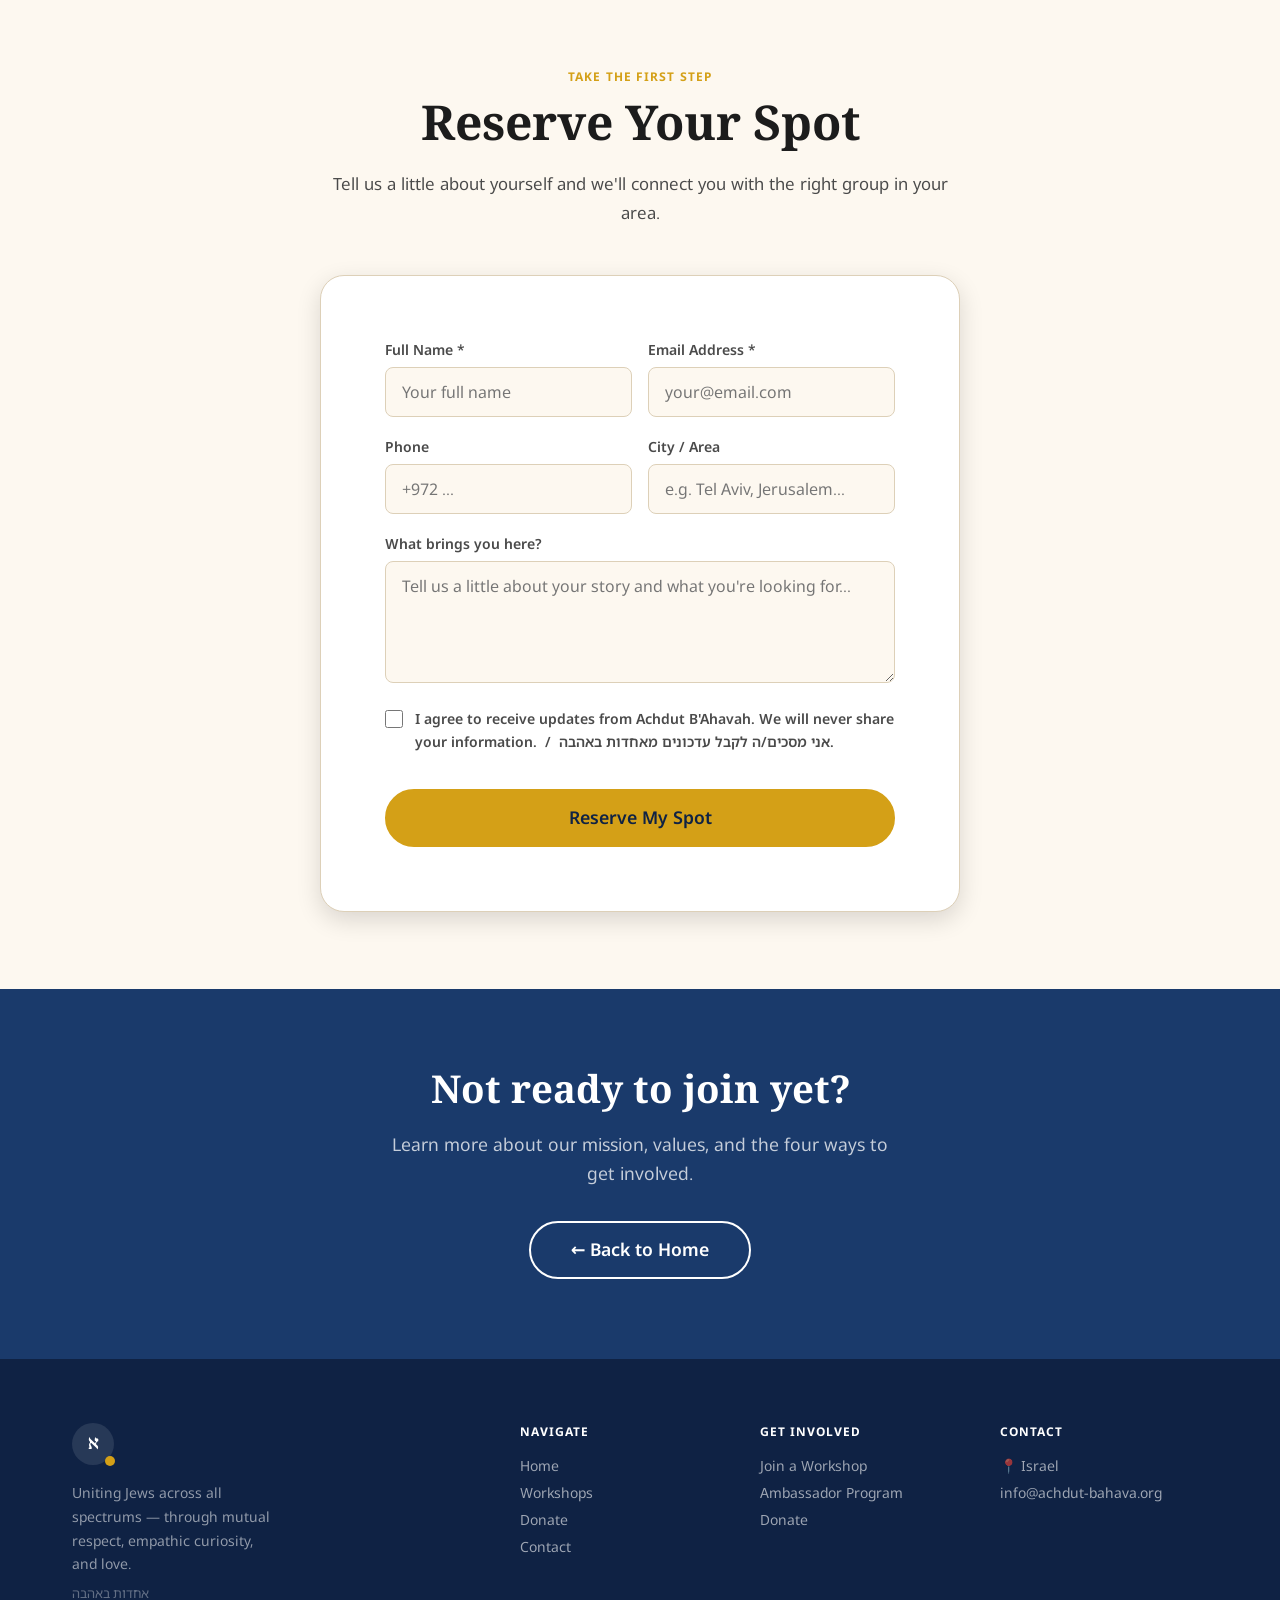
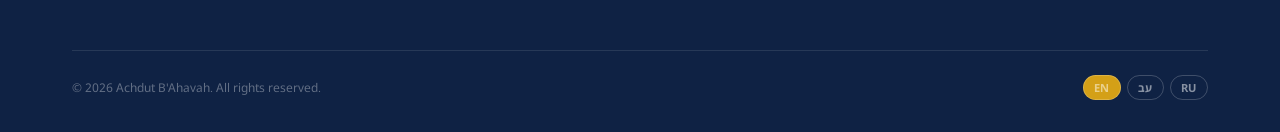
<file: docs/workshops.html>
<!DOCTYPE html>
<html dir="ltr" lang="en">
<head>
<meta charset="UTF-8">
<meta name="viewport" content="width=device-width, initial-scale=1.0">
<title>Workshops — Achdut B'Ahavah</title>
<link rel="preconnect" href="https://fonts.googleapis.com">
<link rel="preconnect" href="https://fonts.gstatic.com" crossorigin>
<link href="https://fonts.googleapis.com/css2?family=Noto+Sans:ital,wght@0,300;0,400;0,600;1,400&family=Noto+Sans+Hebrew:wght@300;400;600&family=Noto+Serif:ital,wght@0,600;0,700&family=Noto+Serif+Hebrew:wght@600;700&display=swap" rel="stylesheet">
<style>
  *, *::before, *::after { box-sizing: border-box; }
  * { margin: 0; padding: 0; }
  html { scroll-behavior: smooth; }
  body { font-family: 'Noto Sans Hebrew','Noto Sans',system-ui,sans-serif; font-size:16px; color:#1C1C1C; background:#FDF8F0; -webkit-font-smoothing:antialiased; }
  img { display:block; max-width:100%; }
  ul { list-style:none; }
  a { text-decoration:none; color:inherit; }
  button { cursor:pointer; background:none; border:none; font:inherit; }

  :root {
    --primary:#1A3A6B; --primary-light:#2E5FA3; --primary-dark:#0F2244;
    --accent:#D4A017; --accent-hover:#E8B830;
    --secondary:#C94040;
    --surface:#FDF8F0; --surface-alt:#F5EDD8; --surface-dark:#EDE2CC;
    --text:#1C1C1C; --text-2:#4A4A4A; --text-muted:#7A7A7A;
    --border:#DDD0B8;
    --shadow-sm:0 1px 3px rgba(0,0,0,.10);
    --shadow-md:0 4px 12px rgba(0,0,0,.12);
    --shadow-lg:0 8px 24px rgba(0,0,0,.14);
    --radius:8px; --radius-lg:16px; --radius-xl:24px; --radius-full:9999px;
  }

  .container { max-width:1200px; margin:0 auto; padding:0 clamp(1rem,4vw,2rem); }
  .container--narrow { max-width:760px; margin:0 auto; padding:0 clamp(1rem,4vw,2rem); }
  .section { padding:clamp(4rem,6vw,5rem) 0; }

  .btn {
    display:inline-flex; align-items:center; justify-content:center; gap:8px;
    padding:14px 32px; font-family:inherit; font-size:1rem; font-weight:600;
    border-radius:var(--radius-full); border:2px solid transparent;
    cursor:pointer; transition:all 150ms ease; white-space:nowrap; line-height:1;
  }
  .btn:hover { transform:translateY(-1px); }
  .btn--primary { background:var(--accent); border-color:var(--accent); color:var(--primary-dark); }
  .btn--primary:hover { background:var(--accent-hover); box-shadow:var(--shadow-md); }
  .btn--secondary { background:transparent; border-color:white; color:white; }
  .btn--outline { background:transparent; border-color:var(--primary); color:var(--primary); }
  .btn--outline:hover { background:var(--primary); color:white; }
  .btn--lg { padding:18px 40px; font-size:1.1rem; }
  .btn--sm { padding:8px 20px; font-size:.875rem; }

  /* HEADER */
  .site-header {
    position:fixed; top:0; left:0; right:0; height:72px; z-index:200;
    background:white; box-shadow:var(--shadow-sm);
  }
  .header-inner {
    display:flex; align-items:center; justify-content:space-between;
    height:100%; max-width:1200px; margin:0 auto; padding:0 clamp(1rem,4vw,2rem);
  }
  .logo { display:flex; align-items:center; gap:10px; }
  .logo-mark {
    width:38px; height:38px; background:var(--primary); border-radius:50%;
    display:flex; align-items:center; justify-content:center;
    font-family:'Noto Serif Hebrew',serif; font-size:17px; font-weight:700; color:white;
    position:relative;
  }
  .logo-mark::after {
    content:''; position:absolute; width:12px; height:12px;
    background:var(--accent); border-radius:50%; bottom:-2px; right:-2px;
  }
  .logo-text strong { display:block; font-family:'Noto Serif Hebrew','Noto Serif',serif; font-size:1rem; font-weight:700; color:var(--primary); }
  .logo-text span { font-size:.7rem; color:var(--text-muted); }
  .nav-list { display:flex; align-items:center; gap:32px; }
  .nav-link { font-weight:600; color:var(--text); font-size:.95rem; transition:color 150ms; }
  .nav-link:hover, .nav-link.active { color:var(--accent); }
  .lang-switch { display:flex; gap:6px; }
  .lang-btn {
    padding:4px 10px; font-size:.7rem; font-weight:700; border-radius:var(--radius-full);
    border:1px solid var(--border); color:var(--text-muted);
    cursor:pointer; text-transform:uppercase; letter-spacing:.05em; transition:all 150ms;
  }
  .lang-btn:hover, .lang-btn.active { background:var(--accent); border-color:var(--accent); color:var(--primary-dark); }
  .header-nav { display:flex; align-items:center; gap:28px; }

  /* PAGE HERO */
  .page-hero {
    background:linear-gradient(135deg, var(--primary-dark), var(--primary));
    padding:120px 0 64px; text-align:center; color:white;
  }
  .page-hero h1 {
    font-family:'Noto Serif Hebrew','Noto Serif',serif;
    font-size:clamp(2.5rem,5vw,4rem); font-weight:700; color:white; margin-bottom:16px;
  }
  .page-hero p { font-size:1.2rem; color:rgba(255,255,255,.75); max-width:52ch; margin:0 auto; line-height:1.7; }

  /* SECTION HEADER */
  .section-header { margin-bottom:48px; }
  .section-header.center { text-align:center; }
  .eyebrow {
    display:inline-block; font-size:.75rem; font-weight:700; letter-spacing:.1em;
    text-transform:uppercase; color:var(--accent); margin-bottom:12px;
  }
  .section-header h2 {
    font-family:'Noto Serif Hebrew','Noto Serif',serif;
    font-size:clamp(1.875rem,4vw,3rem); font-weight:700; line-height:1.2; margin-bottom:16px;
  }
  .section-header p { font-size:1.05rem; color:var(--text-2); line-height:1.7; max-width:65ch; }
  .section-header.center p { margin:0 auto; }

  /* HOW IT WORKS */
  .how { background:var(--surface); }
  .how-grid { display:grid; grid-template-columns:repeat(3,1fr); gap:24px; }
  .how-card {
    background:white; border-radius:var(--radius-lg); padding:32px 28px;
    text-align:center; box-shadow:var(--shadow-sm); border:1px solid var(--border);
    transition:all 200ms;
  }
  .how-card:hover { box-shadow:var(--shadow-lg); transform:translateY(-3px); border-color:var(--accent); }
  .how-icon { font-size:3rem; margin-bottom:16px; display:block; }
  .how-title { font-size:1.1rem; font-weight:700; color:var(--primary); margin-bottom:10px; }
  .how-text { font-size:.9rem; color:var(--text-2); line-height:1.7; }

  /* PROMISE */
  .promise { background:var(--surface-alt); }
  .promise-list { display:flex; flex-direction:column; gap:16px; }
  .promise-item {
    display:flex; gap:16px; padding:24px; background:white;
    border-radius:var(--radius-lg); border-left:4px solid var(--accent);
    box-shadow:var(--shadow-sm);
  }
  .promise-num {
    flex-shrink:0; width:36px; height:36px; border-radius:50%;
    background:var(--primary); color:white;
    display:flex; align-items:center; justify-content:center;
    font-weight:700; font-size:.85rem;
  }
  .promise-text { font-size:.975rem; color:var(--text); line-height:1.8; padding-top:6px; }

  /* STAGES */
  .stages { background:var(--surface); }
  .stages-track {
    display:flex; align-items:flex-start; gap:0;
    padding:32px 0; overflow-x:auto;
  }
  .stage {
    flex:1; min-width:110px; text-align:center; position:relative; padding:0 8px;
  }
  .stage:not(:last-child)::after {
    content:''; position:absolute; top:24px; left:60%; width:80%;
    height:2px; background:linear-gradient(90deg, var(--accent), var(--border));
  }
  .stage-dot {
    width:48px; height:48px; border-radius:50%; background:var(--primary); color:white;
    display:flex; align-items:center; justify-content:center;
    font-weight:700; font-size:.85rem; margin:0 auto 12px;
    position:relative; z-index:1; transition:all 200ms; cursor:default;
  }
  .stage:hover .stage-dot { background:var(--accent); color:var(--primary-dark); transform:scale(1.1); }
  .stage-label { font-size:.8rem; font-weight:700; color:var(--text-2); }
  .stage-desc { font-size:.75rem; color:var(--text-muted); line-height:1.5; margin-top:6px; padding:0 4px; }

  /* BRIDGES */
  .bridges { background:var(--surface-alt); }
  .bridges-grid { display:grid; grid-template-columns:repeat(3,1fr); gap:24px; }
  .bridge-card {
    background:white; border-radius:var(--radius-xl); padding:40px 32px;
    text-align:center; border-bottom:4px solid var(--accent);
    box-shadow:var(--shadow-sm); transition:all 200ms;
  }
  .bridge-card:hover { box-shadow:var(--shadow-lg); transform:translateY(-4px); }
  .bridge-icon { font-size:3rem; margin-bottom:16px; display:block; }
  .bridge-title { font-size:1.3rem; font-weight:700; color:var(--primary); margin-bottom:12px; font-family:'Noto Serif Hebrew','Noto Serif',serif; }
  .bridge-text { font-size:.9rem; color:var(--text-2); line-height:1.7; }

  /* JOIN FORM */
  .join { background:var(--surface); }
  .form-card {
    background:white; border-radius:var(--radius-xl); padding:clamp(2rem,5vw,4rem);
    box-shadow:var(--shadow-lg); max-width:640px; margin:0 auto;
    border:1px solid var(--border);
  }
  .form-row { display:grid; grid-template-columns:1fr 1fr; gap:16px; margin-bottom:20px; }
  .form-group { margin-bottom:20px; }
  .form-group:last-of-type { margin-bottom:28px; }
  label { display:block; font-size:.875rem; font-weight:600; color:var(--text-2); margin-bottom:8px; }
  input, textarea, select {
    width:100%; padding:12px 16px; font-family:inherit; font-size:1rem;
    color:var(--text); background:var(--surface); border:1px solid var(--border);
    border-radius:var(--radius); transition:all 150ms; line-height:1.5;
  }
  input:focus, textarea:focus { outline:none; border-color:var(--primary); box-shadow:0 0 0 3px rgba(26,58,107,.12); }
  textarea { resize:vertical; min-height:120px; }
  .checkbox-label {
    display:flex; align-items:flex-start; gap:12px; font-size:.875rem;
    color:var(--text-2); cursor:pointer; line-height:1.6;
  }
  .checkbox-label input[type=checkbox] { width:18px; height:18px; flex-shrink:0; margin-top:2px; accent-color:var(--primary); cursor:pointer; }
  .submit-btn { width:100%; margin-top:8px; }

  /* BACK CTA */
  .back-cta { background:var(--primary); text-align:center; padding:80px 0; }
  .back-cta h2 { font-family:'Noto Serif Hebrew','Noto Serif',serif; font-size:clamp(1.8rem,3vw,2.5rem); color:white; margin-bottom:16px; }
  .back-cta p { font-size:1.1rem; color:rgba(255,255,255,.75); max-width:50ch; margin:0 auto 32px; line-height:1.7; }

  /* FOOTER */
  .site-footer { background:var(--primary-dark); color:rgba(255,255,255,.75); padding:64px 0 32px; }
  .footer-grid { display:grid; grid-template-columns:2fr 1fr 1fr 1fr; gap:32px; margin-bottom:48px; }
  .footer-logo-mark {
    width:42px; height:42px; background:rgba(255,255,255,.1); border-radius:50%;
    display:flex; align-items:center; justify-content:center;
    font-family:'Noto Serif Hebrew',serif; font-size:18px; color:white; font-weight:700;
    margin-bottom:16px; position:relative;
  }
  .footer-logo-mark::after {
    content:''; position:absolute; width:10px; height:10px;
    background:var(--accent); border-radius:50%; bottom:-1px; right:-1px;
  }
  .footer-tagline { font-size:.875rem; color:rgba(255,255,255,.55); line-height:1.7; max-width:26ch; }
  .footer-col-title { font-size:.75rem; font-weight:700; text-transform:uppercase; letter-spacing:.08em; color:white; margin-bottom:16px; }
  .footer-links { display:flex; flex-direction:column; gap:8px; }
  .footer-links a { font-size:.875rem; color:rgba(255,255,255,.6); transition:color 150ms; }
  .footer-links a:hover { color:var(--accent); }
  .footer-bottom { border-top:1px solid rgba(255,255,255,.1); padding-top:24px; display:flex; justify-content:space-between; align-items:center; flex-wrap:wrap; gap:16px; }
  .footer-copy { font-size:.75rem; color:rgba(255,255,255,.35); }
  .footer-lang .lang-btn { border-color:rgba(255,255,255,.2); color:rgba(255,255,255,.5); }

  /* RESPONSIVE */
  @media (max-width:768px) {
    .how-grid, .bridges-grid { grid-template-columns:1fr; }
    .form-row { grid-template-columns:1fr; }
    .stages-track { flex-direction:column; align-items:center; gap:24px; }
    .stage:not(:last-child)::after { display:none; }
    .nav-list { display:none; }
    .footer-grid { grid-template-columns:1fr 1fr; }
  }
  @media (max-width:480px) {
    .footer-grid { grid-template-columns:1fr; }
  }
</style>
</head>
<body>

<!-- HEADER -->
<header class="site-header">
  <div class="header-inner">
    <a href="index.html" class="logo">
      <div class="logo-mark">א</div>
      <div class="logo-text">
        <strong>Achdut B'Ahavah</strong>
        <span>אחדות באהבה</span>
      </div>
    </a>
    <div class="header-nav">
      <ul class="nav-list">
        <li><a href="index.html" class="nav-link">Home</a></li>
        <li><a href="workshops.html" class="nav-link active">Workshops</a></li>
      </ul>
      <div class="lang-switch">
        <button class="lang-btn active">EN</button>
        <button class="lang-btn">עב</button>
        <button class="lang-btn">RU</button>
      </div>
      <a href="#" class="btn btn--primary btn--sm">Donate</a>
    </div>
  </div>
</header>

<!-- PAGE HERO -->
<section class="page-hero">
  <div class="container">
    <h1>Our Workshops</h1>
    <p>Where change begins — one conversation at a time</p>
  </div>
</section>

<!-- HOW IT WORKS -->
<section class="how section">
  <div class="container">
    <div class="section-header center">
      <span class="eyebrow">The Format</span>
      <h2>How Workshops Work</h2>
      <p>A structured, safe space for real dialogue — across every spectrum of Jewish life.</p>
    </div>
    <div class="how-grid">
      <div class="how-card">
        <span class="how-icon">🗓️</span>
        <div class="how-title">Weekly Meetings</div>
        <p class="how-text">Every week, same time, same group. Consistency builds the trust that makes real dialogue possible.</p>
      </div>
      <div class="how-card">
        <span class="how-icon">👥</span>
        <div class="how-title">Small Groups</div>
        <p class="how-text">Groups of 8–15 people. Small enough for every voice to be heard. Diverse enough to challenge assumptions.</p>
      </div>
      <div class="how-card">
        <span class="how-icon">📍</span>
        <div class="how-title">100 Cities</div>
        <p class="how-text">Growing across Israel and beyond. Find a group near you — or help us launch one in your city.</p>
      </div>
    </div>
  </div>
</section>

<!-- MEETING PROMISE -->
<section class="promise section">
  <div class="container--narrow">
    <div class="section-header center">
      <span class="eyebrow">Our Commitment</span>
      <h2>The Meeting Promise</h2>
      <p>Read aloud at the opening of every workshop. These are not rules — they are our shared commitment to each other.</p>
    </div>
    <div class="promise-list">
      <div class="promise-item">
        <div class="promise-num">1</div>
        <p class="promise-text">We meet each week with the shared commitment to listen deeply, seek to understand with empathic curiosity, and speak respectfully, before seeking to be understood.</p>
      </div>
      <div class="promise-item">
        <div class="promise-num">2</div>
        <p class="promise-text">We honour our Value Pillars, which are explained in our meeting rules guide, ensuring the unwavering emotional safety and wellbeing for all.</p>
      </div>
      <div class="promise-item">
        <div class="promise-num">3</div>
        <p class="promise-text">We start and end on time. No one speaks for more than three minutes without yielding the floor, and no one interrupts another speaker.</p>
      </div>
      <div class="promise-item">
        <div class="promise-num">4</div>
        <p class="promise-text">We distinguish facts from opinions, we challenge others through questions, and speak through personal experience only. Personal perspective is not fact.</p>
      </div>
      <div class="promise-item">
        <div class="promise-num">5</div>
        <p class="promise-text">We all agree to hold ourselves and each other accountable to these promises so that every voice can be heard, and progress toward mutual respect and understanding can be made.</p>
      </div>
    </div>
  </div>
</section>

<!-- STAGES OF ACHDUT -->
<section class="stages section">
  <div class="container">
    <div class="section-header center">
      <span class="eyebrow">The Journey</span>
      <h2>Achdut as a Journey</h2>
      <p>We have identified six stages people move through in relation to others' perspectives. Where are you on the journey?</p>
    </div>
    <div class="stages-track">
      <div class="stage">
        <div class="stage-dot">1</div>
        <div class="stage-label">Frustration</div>
        <p class="stage-desc">Where many begin — feeling misunderstood and unheard.</p>
      </div>
      <div class="stage">
        <div class="stage-dot">2</div>
        <div class="stage-label">Understanding</div>
        <p class="stage-desc">Beginning to grasp why others hold their perspectives.</p>
      </div>
      <div class="stage">
        <div class="stage-dot">3</div>
        <div class="stage-label">Appreciation</div>
        <p class="stage-desc">Recognising the validity and depth of different views.</p>
      </div>
      <div class="stage">
        <div class="stage-dot">4</div>
        <div class="stage-label">Value</div>
        <p class="stage-desc">Actively valuing what diversity of thought brings.</p>
      </div>
      <div class="stage">
        <div class="stage-dot" style="background:var(--accent);color:var(--primary-dark)">5</div>
        <div class="stage-label">Love</div>
        <p class="stage-desc">Genuine affinity and care for those who see the world differently.</p>
      </div>
      <div class="stage">
        <div class="stage-dot" style="background:var(--accent);color:var(--primary-dark)">6</div>
        <div class="stage-label">Sharing</div>
        <p class="stage-desc">Becoming an ambassador — spreading unity beyond the workshop.</p>
      </div>
    </div>
    <p style="text-align:center;color:var(--text-muted);font-size:.875rem;margin-top:24px;">
      Hover over each stage to explore. The last two stages are highlighted as aspirational milestones.
    </p>
  </div>
</section>

<!-- ACTIVITY BRIDGES -->
<section class="bridges section">
  <div class="container">
    <div class="section-header center">
      <span class="eyebrow">Activity Bridges</span>
      <h2>Doing Things Together</h2>
      <p>Beyond conversation — shared activities tied to Israel, impact, and learning that build lasting bonds.</p>
    </div>
    <div class="bridges-grid">
      <div class="bridge-card">
        <span class="bridge-icon">🏔️</span>
        <div class="bridge-title">Land of Israel</div>
        <p class="bridge-text">Hiking, heritage tours, and shared experiences tied to the land we love — together.</p>
      </div>
      <div class="bridge-card">
        <span class="bridge-icon">🌱</span>
        <div class="bridge-title">Impact</div>
        <p class="bridge-text">Volunteering and community service projects that unite participants around shared action.</p>
      </div>
      <div class="bridge-card">
        <span class="bridge-icon">📖</span>
        <div class="bridge-title">Learning</div>
        <p class="bridge-text">Study sessions, discussions, and educational experiences exploring our shared heritage.</p>
      </div>
    </div>
  </div>
</section>

<!-- JOIN FORM -->
<section class="join section" id="join">
  <div class="container">
    <div class="section-header center">
      <span class="eyebrow">Take the First Step</span>
      <h2>Reserve Your Spot</h2>
      <p>Tell us a little about yourself and we'll connect you with the right group in your area.</p>
    </div>
    <div class="form-card">
      <form>
        <div class="form-row">
          <div>
            <label for="name">Full Name *</label>
            <input type="text" id="name" placeholder="Your full name" required>
          </div>
          <div>
            <label for="email">Email Address *</label>
            <input type="email" id="email" placeholder="your@email.com" required>
          </div>
        </div>
        <div class="form-row">
          <div>
            <label for="phone">Phone</label>
            <input type="tel" id="phone" placeholder="+972 ...">
          </div>
          <div>
            <label for="city">City / Area</label>
            <input type="text" id="city" placeholder="e.g. Tel Aviv, Jerusalem…">
          </div>
        </div>
        <div class="form-group">
          <label for="message">What brings you here?</label>
          <textarea id="message" rows="4" placeholder="Tell us a little about your story and what you're looking for…"></textarea>
        </div>
        <div class="form-group">
          <label class="checkbox-label">
            <input type="checkbox" required>
            <span>I agree to receive updates from Achdut B'Ahavah. We will never share your information. &nbsp;/&nbsp; אני מסכים/ה לקבל עדכונים מאחדות באהבה.</span>
          </label>
        </div>
        <button type="submit" class="btn btn--primary btn--lg submit-btn">Reserve My Spot</button>
      </form>
    </div>
  </div>
</section>

<!-- BACK TO HOME CTA -->
<section class="back-cta">
  <div class="container">
    <h2>Not ready to join yet?</h2>
    <p>Learn more about our mission, values, and the four ways to get involved.</p>
    <a href="index.html" class="btn btn--secondary btn--lg">← Back to Home</a>
  </div>
</section>

<!-- FOOTER -->
<footer class="site-footer">
  <div class="container">
    <div class="footer-grid">
      <div>
        <div class="footer-logo-mark">א</div>
        <p class="footer-tagline">Uniting Jews across all spectrums — through mutual respect, empathic curiosity, and love.</p>
        <p style="font-size:.8rem;color:rgba(255,255,255,.35);margin-top:8px;">אחדות באהבה</p>
      </div>
      <div>
        <div class="footer-col-title">Navigate</div>
        <div class="footer-links">
          <a href="index.html">Home</a>
          <a href="workshops.html">Workshops</a>
          <a href="#">Donate</a>
          <a href="#">Contact</a>
        </div>
      </div>
      <div>
        <div class="footer-col-title">Get Involved</div>
        <div class="footer-links">
          <a href="#join">Join a Workshop</a>
          <a href="index.html#tracks">Ambassador Program</a>
          <a href="#">Donate</a>
        </div>
      </div>
      <div>
        <div class="footer-col-title">Contact</div>
        <div class="footer-links">
          <a href="#">📍 Israel</a>
          <a href="mailto:info@achdut-bahava.org">info@achdut-bahava.org</a>
        </div>
      </div>
    </div>
    <div class="footer-bottom">
      <p class="footer-copy">© 2026 Achdut B'Ahavah. All rights reserved.</p>
      <div class="lang-switch footer-lang">
        <button class="lang-btn active">EN</button>
        <button class="lang-btn">עב</button>
        <button class="lang-btn">RU</button>
      </div>
    </div>
  </div>
</footer>

</body>
</html>
</file>
